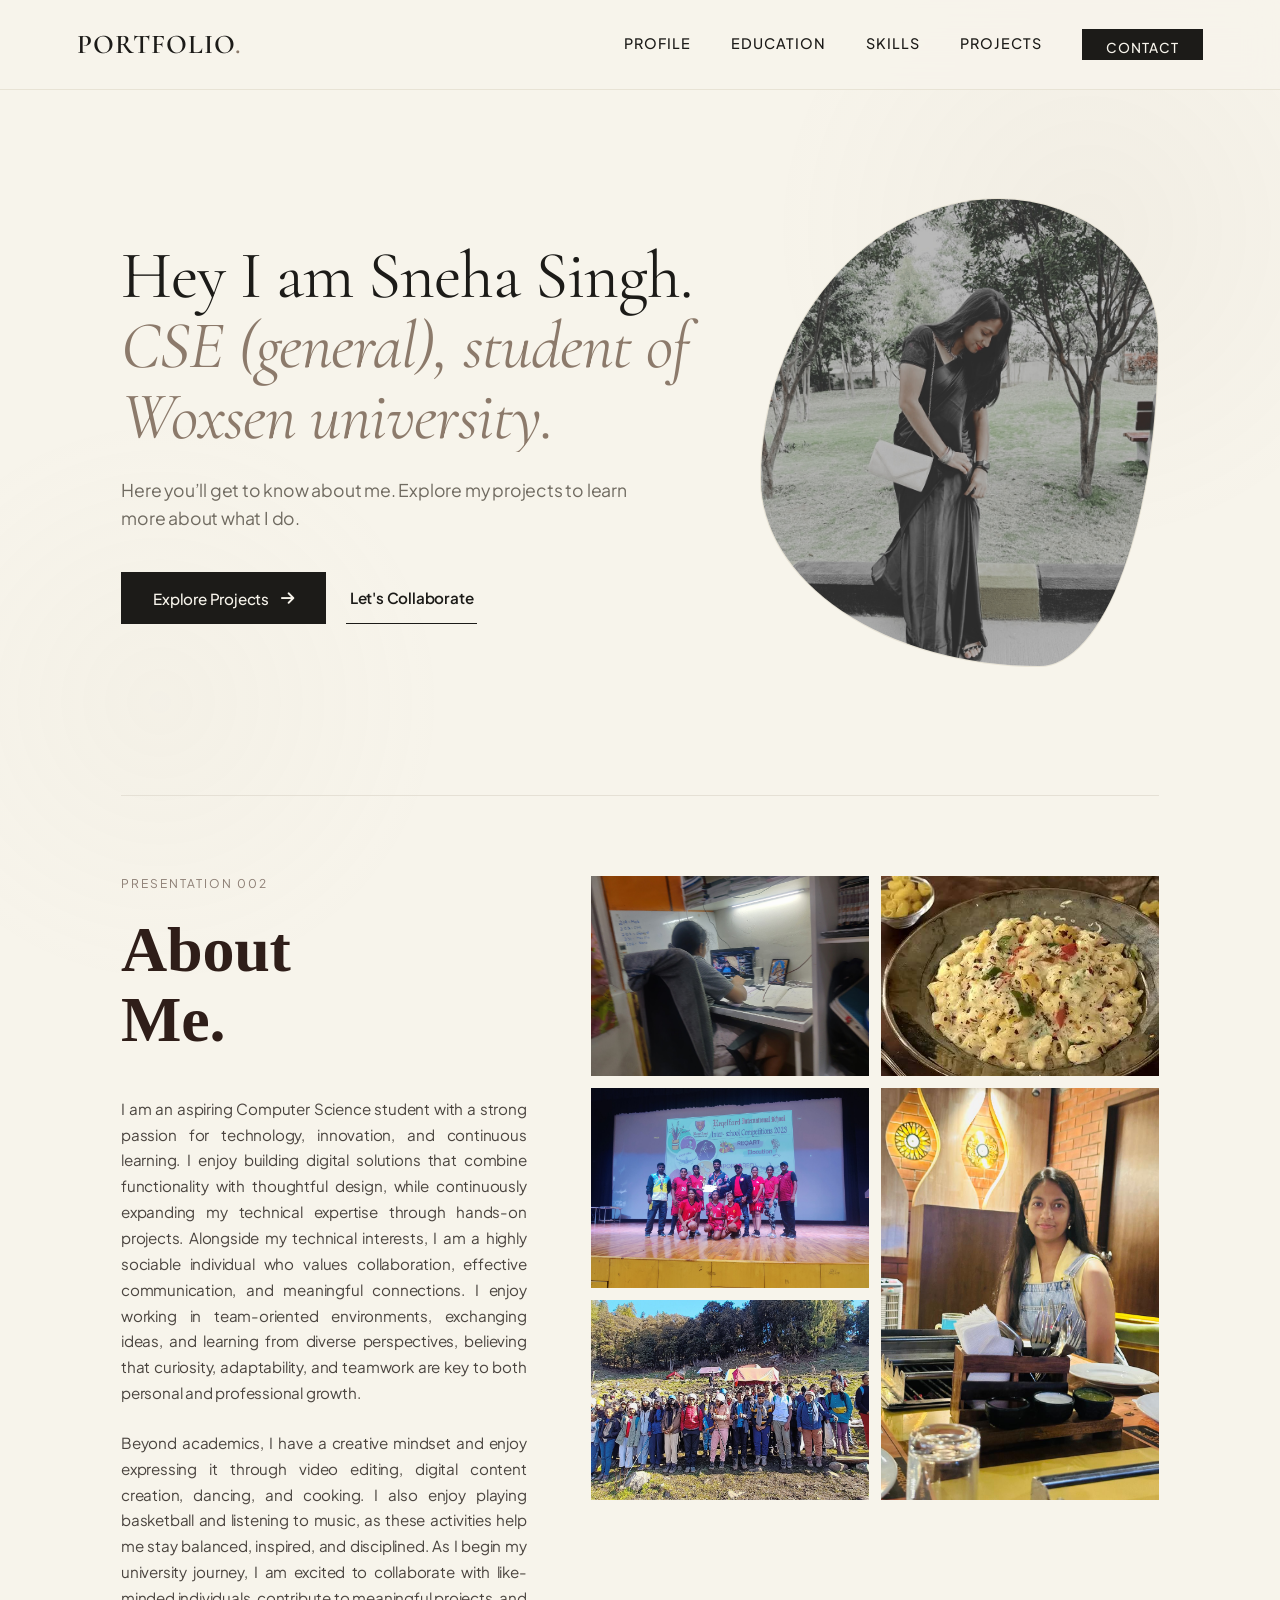
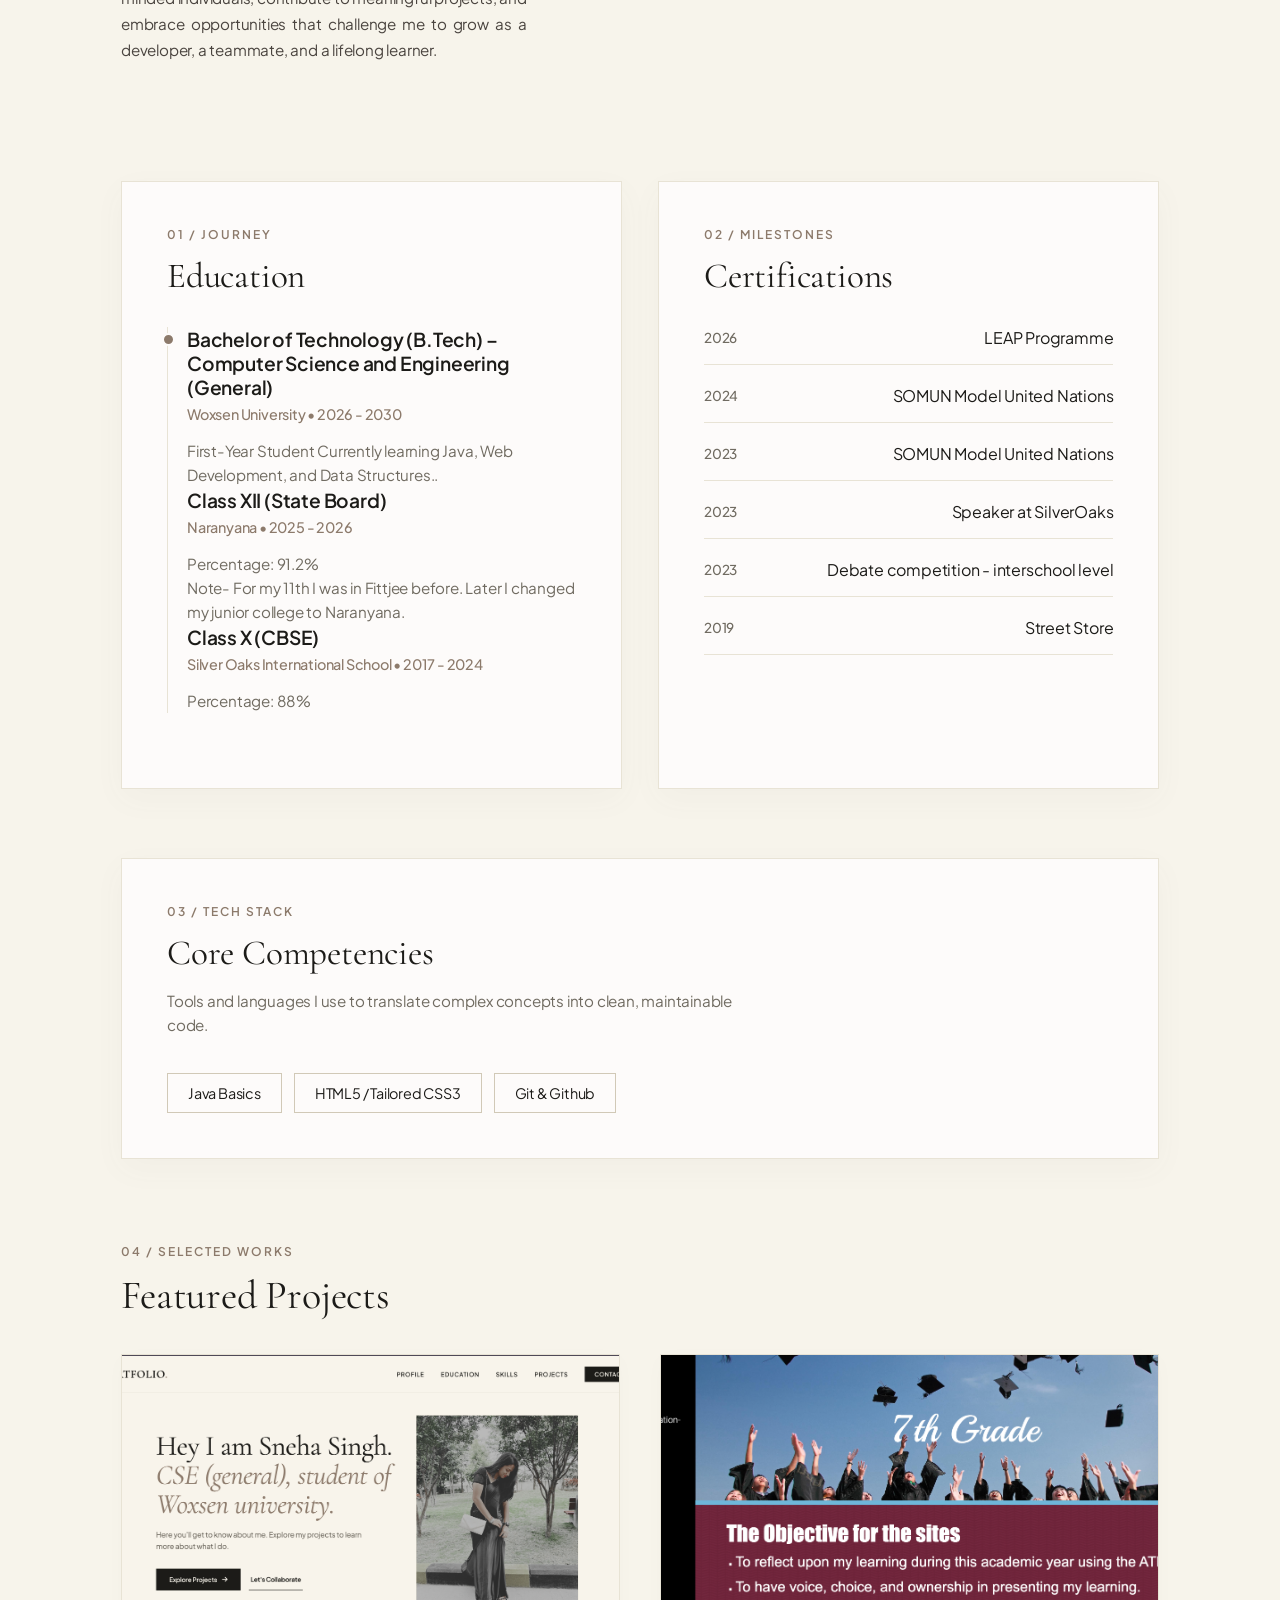
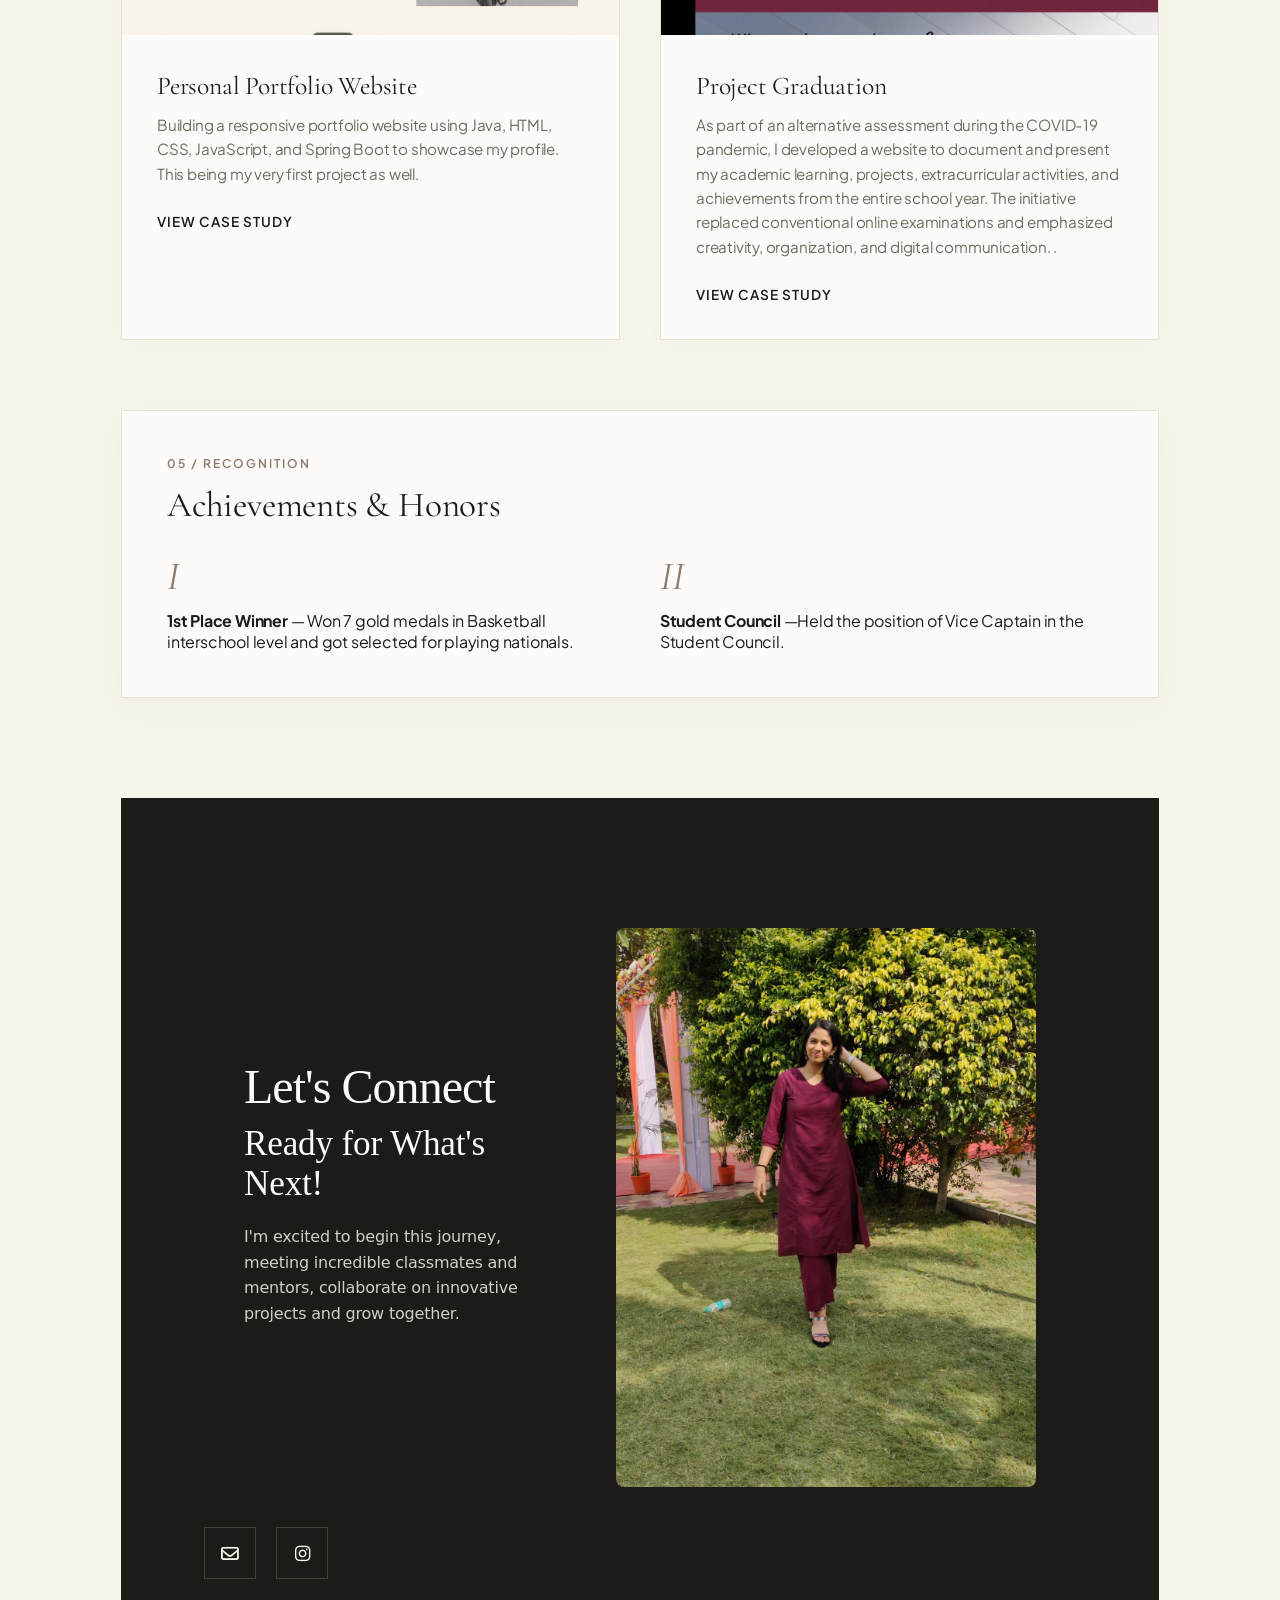
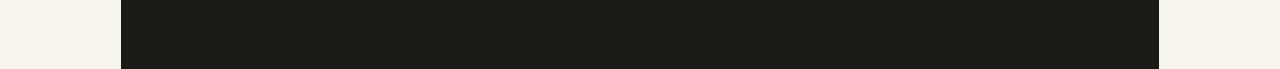
<file: index.html>
<!DOCTYPE html>
<html lang="en">
<head>
    <meta charset="UTF-8">
    <meta name="viewport" content="width=device-width, initial-scale=1.0">
    <title>Creative Portfolio</title>
    <link href="https://fonts.googleapis.com/css2?family=Cormorant+Garamond:ital,wght@0,400;0,600;1,400&family=Italiana&family=Plus+Jakarta+Sans:wght@300;400;500;600&display=swap" rel="stylesheet">
    <link rel="stylesheet" href="https://cdnjs.cloudflare.com/ajax/libs/font-awesome/6.4.0/css/all.min.css">
   <link rel="stylesheet" href="style.css">
</head>
<body>

<!-- Minimalist Page Preloader -->
<div class="preloader" id="preloader">
    <div class="preloader-wrap">
        <div class="preloader-logo">PORTFOLIO<span>.</span></div>
        <div class="preloader-line"></div>
    </div>
</div>

<nav class="navbar">
    <div class="logo">PORTFOLIO<span>.</span></div>
    <button class="menu-toggle" id="menuToggle" aria-label="Toggle Menu">
        <i class="fa-solid fa-bars"></i>
    </button>
    <div class="nav-links" id="navLinks">
        <a href="#about">Profile</a>
        <a href="#education">Education</a>
        <a href="#skills">Skills</a>
        <a href="#projects">Projects</a>
        <a href="#contact" class="nav-btn">Contact</a>
    </div>
</nav>

<main class="main-container">

    <section id="hero" class="hero-section">
        <div class="hero-text">
            <h1 class="mask-reveal">
                <span>Hey I am Sneha Singh.</span>
                <br>
                <span class="italic-text">CSE (general), student of Woxsen university.</span>
            </h1>
            <p class="hero-sub mask-reveal-p">
                <span>Here you’ll get to know about me. Explore my projects to learn more about what I do.</span>
            </p>
            <div class="hero-actions">
                <a href="#projects" class="btn-primary">Explore Projects <i class="fa-solid fa-arrow-right"></i></a>
                <a href="#contact" class="btn-secondary">Let's Collaborate</a>
            </div>
        </div>
        <div class="hero-visual">
            <div class="abstract-canvas">
                <img src="images/profile.jpg" alt="Profile Picture" class="profile-img">
            </div>
        </div>
    </section>

    <!-- About Me Section -->
    <section id="about" class="about-container reveal">

        <!-- Left Column: Typography -->
        <div class="about-text-column reveal">
            <span class="section-subtitle">PRESENTATION 002</span>
            <h2 class="about-heading">About <br><span class="serif-italic">Me.</span></h2>

            <div class="about-body">
                <p>I am an aspiring Computer Science student with a strong passion for technology, innovation, and continuous learning. I enjoy building digital solutions that combine functionality with thoughtful design, while continuously expanding my technical expertise through hands-on projects. Alongside my technical interests, I am a highly sociable individual who values collaboration, effective communication, and meaningful connections. I enjoy working in team-oriented environments, exchanging ideas, and learning from diverse perspectives, believing that curiosity, adaptability, and teamwork are key to both personal and professional growth.</p>
                <p> Beyond academics, I have a creative mindset and enjoy expressing it through video editing, digital content creation, dancing, and cooking. I also enjoy playing basketball and listening to music, as these activities help me stay balanced, inspired, and disciplined. As I begin my university journey, I am excited to collaborate with like-minded individuals, contribute to meaningful projects, and embrace opportunities that challenge me to grow as a developer, a teammate, and a lifelong learner.</p>
                 </div>
        </div>

        <!-- Right Column: Replicated Collage Grid -->
        <div class="about-gallery-grid reveal">
            <!-- Photo 1 (Top Left) -->
            <div class="grid-item img-1">
                <img src="images/editing.jpg" alt="Basketball player">
            </div>
            <!-- Photo 2 (Top Right) -->
            <div class="grid-item img-2">
                <img src="images/cooking.jpg" alt="Dance leap">
            </div>
            <!-- Photo 3 (Middle Left) -->
            <div class="grid-item img-3">
                <img src="images/basketball.jpg" alt="Sitting with basketball">
            </div>
            <!-- Photo 4 (Bottom Right Tall) -->
            <div class="grid-item img-4">
                <img src="images/me.jpg" alt="Skater/Court shadow">
            </div>
            <!-- Photo 5 (Bottom Left) -->
            <div class="grid-item img-5">
                <img src="images/trek.jpg" alt="Skateboard close up">
            </div>
        </div>

    </section>

    <div class="split-row">
        <section id="education" class="studio-card reveal">
            <span class="section-tag">01 / Journey</span>
            <h2>Education</h2>
            <div class="timeline">
                <div class="timeline-node">
                    <h3>Bachelor of Technology (B.Tech) – Computer Science and Engineering (General)</h3>
                    <p class="institution">Woxsen University • 2026 - 2030</p>
                    <p class="details">First-Year Student
                        Currently learning Java, Web Development, and Data Structures..</p>

                    <h3>Class XII (State Board)</h3>
                    <p class="institution">Naranyana • 2025 - 2026</p>
                    <p class="details"> Percentage: 91.2%</p>
                    <p class="details"> Note- For my 11th I was in Fittjee before. Later I changed my junior college to Naranyana. </p>

                    <h3>Class X (CBSE)</h3>
                    <p class="institution">Silver Oaks International School • 2017 - 2024</p>
                    <p class="details">Percentage: 88%</p>
                </div>
            </div>
        </section>

        <section id="certifications" class="studio-card reveal">
            <span class="section-tag">02 / Milestones</span>
            <h2>Certifications</h2>
            <div class="cert-list">
                <div class="cert-item">
                    <span class="cert-date">2026</span>
                    <p>LEAP Programme</p>
                </div>
                <div class="cert-item">
                    <span class="cert-date">2024</span>
                    <p>SOMUN Model United Nations</p>
                </div>
                <div class="cert-item">
                <span class="cert-date">2023</span>
                <p>SOMUN Model United Nations</p>
            </div>
                <div class="cert-item">
                <span class="cert-date">2023</span>
                <p>Speaker at SilverOaks</p>
            </div>
                <div class="cert-item">
                <span class="cert-date">2023</span>
                <p>Debate competition - interschool level</p>
            </div>
                <div class="cert-item">
                <span class="cert-date">2019</span>
                <p>Street Store</p>
            </div>
            </div>
        </section>
    </div>

    <section id="skills" class="studio-card full-width reveal">
        <span class="section-tag">03 / Tech Stack</span>
        <h2>Core Competencies</h2>
        <p class="section-desc">Tools and languages I use to translate complex concepts into clean, maintainable code.</p>
        <div class="tags-container">
            <span class="tag">Java Basics</span>
            <span class="tag">HTML5 / Tailored CSS3</span>
            <span class="tag">Git & Github</span>
        </div>
    </section>

    <section id="projects" class="work-section">
        <div class="section-header">
            <span class="section-tag">04 / Selected Works</span>
            <h2>Featured Projects</h2>
        </div>

        <div class="work-grid">

            <!-- Project 1 -->
            <div class="work-card reveal">
                <div class="work-thumb">
                    <!-- Replace the old label with this image tag -->
                    <img src="images/project1.jpg" alt="Backend Architecture" class="work-img">
                </div>
                <div class="work-info">
                    <h3>Personal Portfolio Website</h3>
                    <p>Building a responsive portfolio website using Java, HTML, CSS, JavaScript, and Spring Boot to showcase my profile. This being my very first project as well.</p>
                    <a href="#" class="work-link">View Case Study <i class="fa-solid fa-arrow-up-right"></i></a>
                </div>
            </div>

            <div class="work-card reveal">
                <div class="work-thumb">
                    <img src="images/project2.jpg" alt="Project Graduation" class="work-img">
                </div>
                <div class="work-info">
                    <h3>Project Graduation</h3>
                    <p>As part of an alternative assessment during the COVID-19 pandemic, I developed a website to document and present my academic learning, projects, extracurricular activities, and achievements from the entire school year. The initiative replaced conventional online examinations and emphasized creativity, organization, and digital communication. .</p>
                    <a href="https://sites.google.com/hyd.silveroaks.co.in/projectgraduation-sneha7thkanc/7th-grade" target="_blank" class="work-link">
                        View Case Study <i class="fa-solid fa-arrow-up-right"></i>
                    </a>
                </div>
            </div>

        </div>
    </section>

    <section id="achievements" class="studio-card reveal">
        <span class="section-tag">05 / Recognition</span>
        <h2>Achievements & Honors</h2>
        <div class="achieve-grid">
            <div class="achieve-card">
                <div class="num">I</div>
                <p><strong>1st Place Winner</strong> — Won 7 gold medals in Basketball interschool level and got selected for playing nationals.</p>
            </div>
            <div class="achieve-card">
                <div class="num">II</div>
                <p><strong>Student Council</strong> —Held the position of Vice Captain in the Student Council.</p>
            </div>
        </div>
    </section>

    <section id="contact" class="footer-contact reveal">
        <section class="connect-section">
            <div class="connect-container">

                <!-- Left Side: Text Content -->
                <div class="connect-text">
                    <h2>Let's Connect</h2>
                    <h1>Ready for What's Next!</h1>
                    <p>I'm excited to begin this journey, meeting incredible classmates and mentors, collaborate on innovative projects and grow together.</p>
                    <!-- Your social icon buttons here -->
                </div>

                <!-- Right Side: The Image -->
                <img src="images/me2.jpg" alt="Your Name" class="connect-pic">

            </div>
        </section>
            <div class="social-row">
                <a href="mailto:singh.sneha@gmail.com" class="social-circle" title="Email Me">
                    <i class="fa-regular fa-envelope"></i>
                </a>

                <a href="https://www.instagram.com/ssquare_squash?igsh=YzJpMDFtMHIzbndx" target="_blank" class="social-circle" title="Instagram">
                    <i class="fa-brands fa-instagram"></i>
                </a>
            </div>
    </section>

</main>

<script>
    const menuToggle = document.getElementById('menuToggle');
    const navLinks = document.getElementById('navLinks');

    menuToggle.addEventListener('click', () => {
        navLinks.classList.toggle('active');
        const icon = menuToggle.querySelector('i');
        if (navLinks.classList.contains('active')) {
            icon.classList.remove('fa-bars');
            icon.classList.add('fa-xmark');
        } else {
            icon.classList.remove('fa-xmark');
            icon.classList.add('fa-bars');
        }
    });

    // Close mobile menu when a link is clicked
    navLinks.querySelectorAll('a').forEach(link => {
        link.addEventListener('click', () => {
            navLinks.classList.remove('active');
            const icon = menuToggle.querySelector('i');
            icon.classList.remove('fa-xmark');
            icon.classList.add('fa-bars');
        });
    });

    // Intersection Observer for scroll-triggered reveal animations
    const revealObserver = new IntersectionObserver((entries, observer) => {
        entries.forEach(entry => {
            if (entry.isIntersecting) {
                entry.target.classList.add('visible');
                observer.unobserve(entry.target);
            }
        });
    }, {
        threshold: 0.1,
        rootMargin: '0px 0px -40px 0px'
    });

    document.querySelectorAll('.reveal').forEach(el => {
        revealObserver.observe(el);
    });

    // Preloader Logic
    window.addEventListener('load', () => {
        const preloader = document.getElementById('preloader');
        setTimeout(() => {
            preloader.classList.add('fade-out');
        }, 1000);
    });

</script>

</body>
</html>
</file>
<file: style.css>
:root {
    --bg-main: #f7f4eb;         /* Soft Italian Luxury Beige / Warm Alabaster */
    --bg-card: #fdfbfa;         /* Pure Ivory for containers */
    --text-dark: #1c1b18;       /* Very deep charcoal-espresso for contrast */
    --text-muted: #706b61;      /* Warm taupe for subtitles and notes */
    --accent: #8c7a6b;          /* Refined earth clay / Muted bronze tone */
    --border-color: #e8e3d5;    /* Subtle structure split line */
}

* {
    box-sizing: border-box;
    margin: 0;
    padding: 0;
}

html {
    scroll-behavior: smooth;
}

body {
    font-family: 'Plus Jakarta Sans', sans-serif;
    background-color: var(--bg-main);
    color: var(--text-dark);
    overflow-x: hidden;
    letter-spacing: -0.2px;
}

body::before {
    content: '';
    position: fixed;
    top: -10%;
    right: -10%;
    width: 50vw;
    height: 50vw;
    background: radial-gradient(circle, rgba(140, 122, 107, 0.05) 0%, rgba(247, 244, 235, 0) 70%);
    z-index: -1;
    pointer-events: none;
}

body::after {
    content: '';
    position: fixed;
    bottom: -10%;
    left: -10%;
    width: 45vw;
    height: 45vw;
    background: radial-gradient(circle, rgba(196, 188, 166, 0.05) 0%, rgba(247, 244, 235, 0) 70%);
    z-index: -1;
    pointer-events: none;
}

/* --- TOP NAVIGATION BAR --- */
.navbar {
    position: fixed;
    top: 0;
    left: 0;
    right: 0;
    height: 90px;
    background: rgba(247, 244, 235, 0.85);
    backdrop-filter: blur(16px);
    display: flex;
    justify-content: space-between;
    align-items: center;
    padding: 0 6%;
    z-index: 1000;
    border-bottom: 1px solid var(--border-color);
}

.logo {
    font-family: 'Cormorant Garamond', serif;
    font-weight: 600;
    font-size: 1.7rem;
    letter-spacing: 1px;
}

.logo span { color: var(--accent); }

.nav-links {
    display: flex;
    align-items: center;
    gap: 40px;
}

.nav-links a {
    text-decoration: none;
    color: var(--text-dark);
    font-weight: 500;
    font-size: 0.9rem;
    text-transform: uppercase;
    letter-spacing: 1px;
    transition: color 0.3s cubic-bezier(0.16, 1, 0.3, 1);
    position: relative;
    padding-bottom: 4px;
}

.nav-links a::after {
    content: '';
    position: absolute;
    width: 100%;
    transform: scaleX(0);
    height: 1px;
    bottom: 0;
    left: 0;
    background-color: var(--accent);
    transform-origin: bottom right;
    transition: transform 0.35s cubic-bezier(0.16, 1, 0.3, 1);
}

.nav-links a:hover {
    color: var(--accent);
}

.nav-links a:hover::after {
    transform: scaleX(1);
    transform-origin: bottom left;
}

.nav-btn {
    background: var(--text-dark);
    color: var(--bg-main) !important;
    padding: 10px 24px;
    border-radius: 0px; /* Sharp corners for modern architectural look */
    font-size: 0.85rem !important;
    transition: opacity 0.2s !important;
}

.nav-btn:hover { opacity: 0.9; }

/* --- MOBILE MENU TOGGLE BUTTON --- */
.menu-toggle {
    display: none;
    background: none;
    border: none;
    font-size: 1.5rem;
    color: var(--text-dark);
    cursor: pointer;
    z-index: 1001;
    transition: color 0.2s, opacity 0.2s;
    padding: 8px;
}

.menu-toggle:hover {
    color: var(--accent);
    opacity: 0.8;
}

/* --- GRID MASTER CONTAINER --- */
.main-container {
    max-width: 1140px;
    margin: 140px auto 0;
    padding: 0 4%;
    display: flex;
    flex-direction: column;
    gap: 70px;
}

/* --- EDITORIAL HERO SECTION --- */
.hero-section {
    display: grid;
    grid-template-columns: 1.2fr 0.8fr;
    align-items: center;
    min-height: 65vh;
    gap: 40px;
}

.badge {
    border: 1px solid var(--accent);
    color: var(--accent);
    padding: 4px 12px;
    font-size: 0.75rem;
    text-transform: uppercase;
    letter-spacing: 1.5px;
    font-weight: 600;
    display: inline-block;
    margin-bottom: 24px;
}

.hero-text h1 {
    font-family: 'Cormorant Garamond', serif;
    font-weight: 400;
    font-size: 4.2rem;
    line-height: 1.05;
    letter-spacing: -1px;
    margin-bottom: 24px;
}

.italic-text {
    font-style: italic;
    color: var(--accent);
}

.hero-sub {
    font-size: 1.1rem;
    color: var(--text-muted);
    line-height: 1.6;
    margin-bottom: 40px;
    max-width: 520px;
}

.hero-actions {
    display: flex;
    gap: 20px;
}

.btn-primary {
    background: var(--text-dark);
    color: var(--bg-main);
    text-decoration: none;
    padding: 16px 32px;
    font-weight: 500;
    font-size: 0.95rem;
    display: flex;
    align-items: center;
    gap: 12px;
    transition: background-color 0.2s;
}

.btn-primary:hover { background-color: var(--accent); }

.btn-secondary {
    border-bottom: 1px solid var(--text-dark);
    color: var(--text-dark);
    text-decoration: none;
    padding: 16px 4px;
    font-weight: 600;
    font-size: 0.95rem;
    transition: color 0.2s, border-color 0.2s;
}

.btn-secondary:hover { color: var(--accent); border-color: var(--accent); }

.abstract-canvas {
    width: 100%;
    aspect-ratio: 0.85;
    background: #ebe6da;
    display: flex;
    align-items: flex-end;
    justify-content: flex-right;
    padding: 30px;
    border: 1px solid var(--border-color);
}

.canvas-text {
    font-family: 'Cormorant Garamond', serif;
    font-size: 2rem;
    color: #c4bca6;
    letter-spacing: 4px;
}

/* --- STRUCTURAL MINIMAL CARDS --- */
.split-row {
    display: grid;
    grid-template-columns: 1fr 1fr;
    gap: 35px;
}

.studio-card {
    background: var(--bg-card);
    border: 1px solid var(--border-color);
    padding: 45px;
    box-shadow: 0 10px 30px rgba(112, 107, 97, 0.04);
}

.section-tag {
    font-size: 0.75rem;
    text-transform: uppercase;
    letter-spacing: 2px;
    color: var(--accent);
    display: block;
    margin-bottom: 12px;
    font-weight: 600;
}

.studio-card h2 {
    font-family: 'Cormorant Garamond', serif;
    font-size: 2.2rem;
    font-weight: 400;
    margin-bottom: 30px;
}

.timeline {
    position: relative;
    padding-left: 20px;
}

.timeline::before {
    content: '';
    position: absolute;
    top: 0;
    left: 0;
    width: 1px;
    height: 0;
    background-color: var(--border-color);
    transition: height 1.5s cubic-bezier(0.16, 1, 0.3, 1);
}

.reveal.visible .timeline::before {
    height: 100%;
}

.timeline-node {
    position: relative;
    margin-bottom: 30px;
}

.timeline-node::before {
    content: '';
    position: absolute;
    left: -25px;
    top: 6px;
    width: 9px;
    height: 9px;
    border-radius: 50%;
    background-color: var(--border-color);
    border: 2px solid var(--bg-card);
    transition: background-color 0.4s ease, transform 0.4s ease;
}

.reveal.visible .timeline-node::before {
    background-color: var(--accent);
    transform: scale(1);
    transition-delay: 0.8s;
}

.timeline-node:hover::before {
    background-color: var(--text-dark);
    transform: scale(1.3);
}

.timeline-node h3 { font-size: 1.2rem; font-weight: 600; margin-bottom: 6px; }

.institution { color: var(--accent); font-weight: 500; font-size: 0.9rem; margin-bottom: 16px; }

.details, .section-desc { color: var(--text-muted); font-size: 0.95rem; line-height: 1.6; }

.section-desc { margin-top: -15px; margin-bottom: 35px; max-width: 600px; }

.cert-list { display: flex; flex-direction: column; gap: 20px; }

.cert-item {
    display: flex;
    justify-content: space-between;
    align-items: center;
    padding-bottom: 16px;
    border-bottom: 1px solid var(--border-color);
}

.cert-date { font-size: 0.85rem; color: var(--text-muted); font-weight: 500; }

/* --- SKILLS SYSTEM --- */
.tags-container { display: flex; flex-wrap: wrap; gap: 12px; }

.tag {
    background: transparent;
    border: 1px solid #d1c9b7;
    padding: 10px 20px;
    font-size: 0.9rem;
    color: var(--text-dark);
    transition: all 0.25s ease;
}

.tag:hover {
    background: var(--text-dark);
    color: var(--bg-main);
    border-color: var(--text-dark);
}

/* --- PREMIUM WORK EXHIBITION --- */
.work-section { margin-top: 15px; }

.section-header h2 { font-family: 'Cormorant Garamond', serif; font-size: 2.5rem; font-weight: 400; margin-bottom: 35px; }

.work-grid {
    display: grid;
    grid-template-columns: 1fr 1fr;
    gap: 40px;
    width: 100%;
}

.work-card {
    background: var(--bg-card);
    border: 1px solid var(--border-color);
    transition: transform 0.45s cubic-bezier(0.16, 1, 0.3, 1), box-shadow 0.45s cubic-bezier(0.16, 1, 0.3, 1);
    box-shadow: 0 4px 20px rgba(112, 107, 97, 0.02);
}

.work-card:hover {
    transform: translateY(-6px);
    box-shadow: 0 12px 30px rgba(112, 107, 97, 0.08);
}

.work-thumb {
    height: 280px;
    background: #ebe6da;
    position: relative;
    display: flex;
    align-items: center;
    justify-content: center;
}

.thumb-alt { background: #e3ded2; }

.thumb-label {
    font-size: 0.75rem;
    text-transform: uppercase;
    letter-spacing: 1.5px;
    color: var(--text-muted);
}

.work-info { padding: 35px; }

.work-info h3 { font-family: 'Cormorant Garamond', serif; font-size: 1.6rem; font-weight: 400; margin-bottom: 12px; }

.work-info p { color: var(--text-muted); font-size: 0.95rem; line-height: 1.6; margin-bottom: 24px; }

.work-link {
    color: var(--text-dark);
    text-decoration: none;
    font-weight: 600;
    font-size: 0.85rem;
    text-transform: uppercase;
    letter-spacing: 1px;
    display: inline-flex;
    align-items: center;
    gap: 8px;
}

.work-link:hover { color: var(--accent); }

/* --- ACCENTS & NUMBERS --- */
.achieve-grid { display: grid; grid-template-columns: 1fr 1fr; gap: 40px; }

.achieve-card { display: flex; flex-direction: column; gap: 14px; }

.num {
    font-family: 'Cormorant Garamond', serif;
    font-size: 2.5rem;
    font-style: italic;
    color: var(--accent);
    line-height: 1;
}

/* --- EXQUISITE ESPRESSO FOOTER --- */
.footer-contact {
    background: var(--text-dark);
    color: var(--bg-main);
    padding: 90px 8%;
    margin-top: 30px;
}

.contact-wrap h2 {
    font-family: 'Italiana', serif;
    font-size: 3rem;
    font-weight: 400;
    line-height: 1.2;
    letter-spacing: normal;
    margin-bottom: 24px;
}

.contact-wrap p { color: #a39e93; font-size: 1.05rem; max-width: 480px; line-height: 1.6; margin-bottom: 45px; }

.social-row { display: flex; gap: 20px; }

.social-circle {
    width: 52px;
    height: 52px;
    border: 1px solid #423f38;
    display: flex;
    align-items: center;
    justify-content: center;
    color: var(--bg-main);
    text-decoration: none;
    font-size: 1.1rem;
    transition: background-color 0.3s cubic-bezier(0.16, 1, 0.3, 1), border-color 0.3s cubic-bezier(0.16, 1, 0.3, 1), color 0.3s cubic-bezier(0.16, 1, 0.3, 1), transform 0.3s cubic-bezier(0.16, 1, 0.3, 1);
}

.social-circle:hover {
    background: var(--bg-main);
    color: var(--text-dark);
    border-color: var(--bg-main);
    transform: translateY(-3px);
}

/* --- RESPONSIVE ADAPTABILITY --- */
@media(max-width: 968px) {
    .menu-toggle {
        display: block;
    }
    
    .navbar {
        height: 80px;
        padding: 0 5%;
    }

    .main-container {
        margin-top: 110px;
        gap: 50px;
    }

    .nav-links {
        position: fixed;
        top: 80px;
        right: -100%;
        width: 100%;
        height: calc(100vh - 80px);
        background: rgba(247, 244, 235, 0.98);
        backdrop-filter: blur(16px);
        flex-direction: column;
        justify-content: flex-start;
        align-items: center;
        padding-top: 50px;
        gap: 30px;
        transition: right 0.4s cubic-bezier(0.16, 1, 0.3, 1);
        z-index: 999;
        border-top: 1px solid var(--border-color);
    }
    
    .nav-links.active {
        right: 0;
    }
    
    .nav-links a {
        font-size: 1.2rem;
        width: 100%;
        text-align: center;
        padding: 10px 0;
    }
    
    .nav-btn {
        width: 80%;
        text-align: center;
        margin-top: 10px;
    }

    .hero-section, .split-row, .work-grid, .achieve-grid {
        grid-template-columns: 1fr;
    }

    .hero-text h1 {
        font-size: 2.8rem;
    }

    .hero-visual {
        display: block;
        width: 100%;
        max-width: 450px;
        margin: 0 auto;
    }

    .studio-card {
        padding: 24px;
    }
    
    .work-info {
        padding: 24px;
    }
    
    .work-thumb {
        height: 220px;
    }
    
    .contact-wrap h2 {
        font-size: 2.4rem;
        line-height: 1.2;
    }
    
    .footer-visual {
        max-width: 320px;
        margin: 0 auto;
    }

    /* Reset mask reveal on mobile to allow normal wrapping and fade-in */
    .mask-reveal, .mask-reveal-p {
        overflow: visible !important;
        display: block !important;
    }
    
    .mask-reveal span, .mask-reveal .italic-text, .mask-reveal-p span {
        display: inline !important;
        transform: none !important;
        animation: heroFadeIn 1.1s cubic-bezier(0.16, 1, 0.3, 1) forwards !important;
        opacity: 0;
    }

    /* Connect Section Mobile Stack */
    .connect-container {
        flex-direction: column !important;
        text-align: center !important;
        padding: 20px 0 !important;
        gap: 30px !important;
    }
    
    .connect-text {
        text-align: center !important;
    }
    
    .connect-pic {
        margin-left: 0 !important;
        margin-top: 20px !important;
        max-width: 340px !important;
    }
}
/* Styling to fit your picture perfectly inside the canvas */
.profile-img {
    width: 100%;
    height: 100%;
    object-fit: cover; /* This crops the image nicely to fit the box frame gracefully */
    display: block;
}

/* Optional: If you want to remove the slightly grey background of the canvas block now that it holds a photo */
.abstract-canvas {
    padding: 0;
    overflow: hidden;
    border-radius: 60% 40% 30% 70% / 60% 30% 70% 40%;
    animation: morphShape 8s ease-in-out infinite alternate;
    transition: border-radius 1s cubic-bezier(0.16, 1, 0.3, 1), transform 0.6s cubic-bezier(0.16, 1, 0.3, 1);
}

.hero-visual:hover .abstract-canvas {
    border-radius: 8px;
    transform: translateY(-8px) scale(1.02);
}
/* Style for project images */
.work-img {
    width: 100%;
    height: 100%;
    object-fit: cover; /* Crops the image elegantly to fill the card top edge-to-edge */
    display: block;
}

/* Removes the default padding from the card top so the image seats perfectly */
.work-thumb {
    overflow: hidden;
}

/* --- About Me Section Layout --- */
.about-container {
    display: flex;
    gap: 4rem;
    padding: 5rem 0 1.5rem 0;
    align-items: flex-start;
    border-top: 1px solid #E5E0D5; /* Subtle division line from previous section */
}

/* --- Left Column: Typography Styling --- */
.about-text-column {
    flex: 1;
    max-width: 450px;
    position: sticky;
    top: 2rem; /* Keeps the text elegant and fixed while scrolling past long grids */
}

.section-subtitle {
    display: block;
    font-size: 0.75rem;
    letter-spacing: 2px;
    color: #8C7E74;
    text-transform: uppercase;
    margin-bottom: 1.5rem;
}

.about-heading {
    font-family: 'Playfair Display', serif;
    font-size: 4rem;
    font-weight: 700;
    line-height: 1.1;
    color: #2F1E19; /* Dark warm brown from the template reference image */
    margin-bottom: 2.5rem;
}

.about-body p {
    font-size: 0.95rem;
    line-height: 1.7;
    color: #4A443F;
    margin-bottom: 1.5rem;
    text-align: justify;
}

/* --- Right Column: Asymmetric CSS Grid Photo Collage --- */
.about-gallery-grid {
    flex: 1.4;
    display: grid;
    grid-template-columns: repeat(2, 1fr);
    grid-auto-rows: 200px;
    gap: 12px; /* Visual spacing mimicking the gaps in your layout image */
}

/* General grid image behavior to keep them uniform and black/white */
.grid-item {
    overflow: hidden;
    opacity: 0;
    transform: translateY(30px);
    transition: opacity 1.2s cubic-bezier(0.16, 1, 0.3, 1), transform 1.2s cubic-bezier(0.16, 1, 0.3, 1);
}

.about-gallery-grid.visible .grid-item {
    opacity: 1;
    transform: translateY(0);
}

.about-gallery-grid.visible .img-1 { transition-delay: 0.1s; }
.about-gallery-grid.visible .img-2 { transition-delay: 0.25s; }
.about-gallery-grid.visible .img-3 { transition-delay: 0.4s; }
.about-gallery-grid.visible .img-4 { transition-delay: 0.55s; }
.about-gallery-grid.visible .img-5 { transition-delay: 0.7s; }

.grid-item img {
    width: 100%;
    height: 100%;
    object-fit: cover;
    transition: transform 0.6s cubic-bezier(0.16, 1, 0.3, 1);
}

.grid-item:hover img {
    transform: scale(1.05);
}

/* Exact layout matching coordinates based on your screenshot */
.img-1 { grid-column: 1 / 2; grid-row: 1 / 2; }
.img-2 { grid-column: 2 / 3; grid-row: 1 / 2; }
.img-3 { grid-column: 1 / 2; grid-row: 2 / 3; }
.img-4 { grid-column: 2 / 3; grid-row: 2 / 4; } /* Tall layout card on right side */
.img-5 { grid-column: 1 / 2; grid-row: 3 / 4; }

/* --- Responsive Layout for Mobile Devices --- */
@media (max-width: 992px) {
    .about-container {
        flex-direction: column;
        gap: 3rem;
        padding: 3rem 0 1rem 0;
    }

    .about-text-column {
        max-width: 100%;
        position: relative;
        top: 0;
    }

    .about-heading {
        font-size: 2.8rem;
        margin-bottom: 1.5rem;
    }

    .about-gallery-grid {
        width: 100%;
        grid-auto-rows: 160px; /* Scales down image rows for smaller screens */
    }
}



/* --- Connect Layout --- */
.connect-container {
    display: flex;
    align-items: center;
    justify-content: space-between;
    width: 100%;
    max-width: 1200px;
    margin: 0 auto;
    padding: 40px;
    box-sizing: border-box;
    gap: 40px;
}

.connect-text {
    flex: 2;
    text-align: left;
}

.connect-pic {
    flex: 1;
    max-width: 420px;
    width: 100%;
    height: auto;
    object-fit: cover;
    border-radius: 8px;
    margin-left: 40px;
    transition: transform 0.4s ease;
}

.connect-pic:hover {
    transform: scale(1.02);
}
/* --- Let's Connect Heading --- */
.connect-text h2 {
    font-family: 'Playfair Display', Georgia, serif; /* Elegant serif font */
    font-size: 3rem;               /* Makes it large like your header section */
    font-weight: 400;              /* Regular weight for that elegant, clean look */
    color: #fcfbf7;                /* Cream/off-white color from your site */
    margin-bottom: 10px;           /* Spacing below the title */
    letter-spacing: -0.02em;       /* Slightly tighter tracking for modern look */
}

/* --- Ready for What's Next Heading --- */
.connect-text h1 {
    font-family: 'Playfair Display', Georgia, serif;
    font-size: 2.2rem;
    font-weight: 400;
    color: #fcfbf7;
    margin-bottom: 20px;
}

/* --- Description Paragraph Text --- */
.connect-text p {
    font-family: 'Inter', system-ui, -apple-system, sans-serif; /* Clean sans-serif */
    font-size: 1rem;
    font-weight: 300; /* Light weight to match your 'About Me' text */
    line-height: 1.6; /* Gives it nice breathing room vertically */
    color: #d1cfc7; /* Slightly muted off-white for better readability */
    max-width: 500px; /* Keeps the lines from stretching too wide */
    margin-bottom: 30px;
}

/* ==========================================================================
   AESTHETIC ANIMATIONS & TRANSITIONS SYSTEM
   ========================================================================== */

/* --- Hero Load Sequence --- */
.hero-actions {
    opacity: 0;
    transform: translateY(20px);
    animation: heroFadeIn 1.1s cubic-bezier(0.16, 1, 0.3, 1) forwards;
    animation-delay: 0.6s;
}

.hero-visual {
    opacity: 0;
    transform: scale(0.96) translateY(10px);
    animation: visualExpand 1.3s cubic-bezier(0.16, 1, 0.3, 1) forwards;
    animation-delay: 0.2s;
}

@keyframes heroFadeIn {
    to {
        opacity: 1;
        transform: translateY(0);
    }
}

@keyframes visualExpand {
    to {
        opacity: 1;
        transform: scale(1) translateY(0);
    }
}

/* --- Text Mask Reveal (Clip-Path) Style --- */
.mask-reveal {
    overflow: hidden;
    display: block;
}

.mask-reveal span {
    display: inline-block;
    transform: translateY(110%);
    animation: maskTextShow 1.2s cubic-bezier(0.16, 1, 0.3, 1) forwards;
}

.mask-reveal span:nth-child(1) {
    animation-delay: 0.1s;
}

.mask-reveal .italic-text {
    display: inline-block;
    transform: translateY(110%);
    animation: maskTextShow 1.2s cubic-bezier(0.16, 1, 0.3, 1) forwards;
    animation-delay: 0.25s;
}

.mask-reveal-p {
    overflow: hidden;
    display: block;
}

.mask-reveal-p span {
    display: inline-block;
    transform: translateY(110%);
    animation: maskTextShow 1.2s cubic-bezier(0.16, 1, 0.3, 1) forwards;
    animation-delay: 0.4s;
}

@keyframes maskTextShow {
    to {
        transform: translateY(0);
    }
}

/* --- Scroll-Triggered Reveal Effect --- */
.reveal {
    opacity: 0;
    transform: translateY(35px);
    transition: opacity 1s cubic-bezier(0.16, 1, 0.3, 1), transform 1s cubic-bezier(0.16, 1, 0.3, 1);
    will-change: opacity, transform;
}

.reveal.visible {
    opacity: 1;
    transform: translateY(0);
}

/* --- Accessibility: Reduce Motion --- */
@media (prefers-reduced-motion: reduce) {
    .reveal {
        opacity: 1 !important;
        transform: none !important;
        transition: none !important;
    }
    
    .hero-text h1, .hero-sub, .hero-actions, .hero-visual, .mask-reveal span, .mask-reveal .italic-text, .mask-reveal-p span {
        opacity: 1 !important;
        transform: none !important;
        animation: none !important;
    }
    
    .work-card, .work-card img, .social-circle, .nav-links a::after, .abstract-canvas {
        transition: none !important;
        transform: none !important;
        animation: none !important;
    }
}

/* --- Morph Shape Keyframes --- */
@keyframes morphShape {
    0% {
        border-radius: 60% 40% 30% 70% / 60% 30% 70% 40%;
    }
    50% {
        border-radius: 40% 60% 50% 50% / 50% 40% 60% 50%;
    }
    100% {
        border-radius: 50% 50% 30% 70% / 60% 40% 50% 50%;
    }
}

/* ==========================================================================
   CREATIVE PRELOADER & CUSTOM CURSOR INTERACTION
   ========================================================================== */


/* --- Preloader Overlay --- */
.preloader {
    position: fixed;
    top: 0;
    left: 0;
    width: 100%;
    height: 100vh;
    background-color: var(--bg-main);
    z-index: 100000;
    display: flex;
    align-items: center;
    justify-content: center;
    transition: opacity 0.8s cubic-bezier(0.16, 1, 0.3, 1), visibility 0.8s cubic-bezier(0.16, 1, 0.3, 1);
}

.preloader-wrap {
    text-align: center;
}

.preloader-logo {
    font-family: 'Cormorant Garamond', serif;
    font-size: 2.5rem;
    font-weight: 600;
    letter-spacing: 2px;
    color: var(--text-dark);
    margin-bottom: 20px;
    opacity: 0;
    transform: translateY(10px);
    animation: preloaderLogoFade 1s cubic-bezier(0.16, 1, 0.3, 1) forwards;
}

.preloader-logo span {
    color: var(--accent);
}

.preloader-line {
    width: 0;
    height: 2px;
    background-color: var(--accent);
    margin: 0 auto;
    animation: preloaderLineFill 1.8s cubic-bezier(0.16, 1, 0.3, 1) forwards;
}

@keyframes preloaderLogoFade {
    to {
        opacity: 1;
        transform: translateY(0);
    }
}

@keyframes preloaderLineFill {
    to {
        width: 120px;
    }
}

.preloader.fade-out {
    opacity: 0;
    visibility: hidden;
    pointer-events: none;
}
</file>
